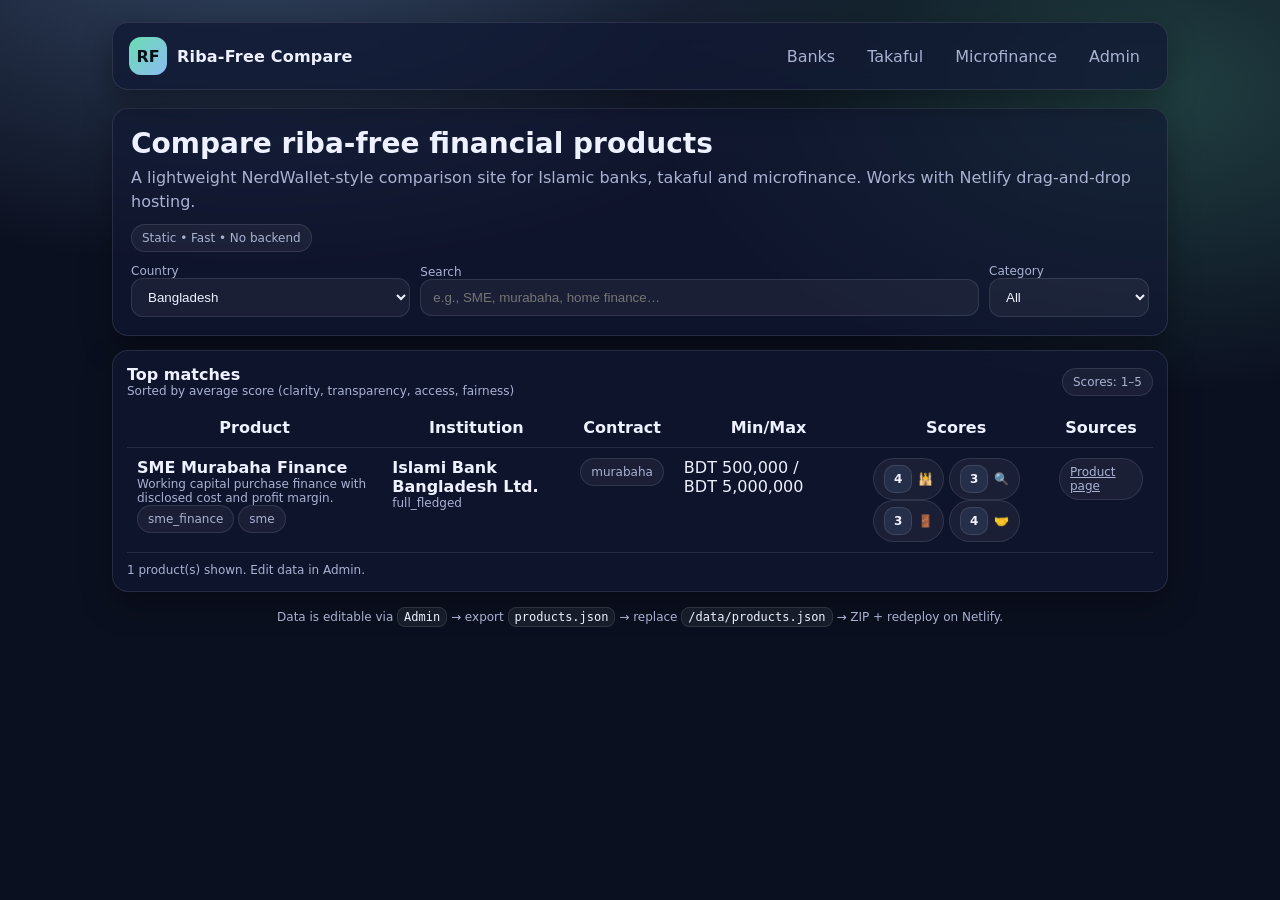
<file: index.html>
<!DOCTYPE html>
<html lang="en">
<head>
  <meta charset="UTF-8" />
  <meta name="viewport" content="width=device-width,initial-scale=1" />
  <title>Riba-Free Compare — Islamic Finance Comparison</title>
  <link rel="stylesheet" href="./css/main.css" />
</head>
<body>
  <div class="container">
    <div class="nav">
      <a class="brand" href="./index.html">
        <div class="logo">RF</div>
        <span>Riba-Free Compare</span>
      </a>
      <div class="links">
        <a class="link" href="./banks.html">Banks</a>
        <a class="link" href="./takaful.html">Takaful</a>
        <a class="link" href="./microfinance.html">Microfinance</a>
        <a class="link" href="./admin.html">Admin</a>
      </div>
    </div>

    <div class="hero">
      <div class="row" style="justify-content:space-between">
        <div>
          <h1 class="h1">Compare riba-free financial products</h1>
          <p class="p">A lightweight NerdWallet-style comparison site for Islamic banks, takaful and microfinance. Works with Netlify drag-and-drop hosting.</p>
        </div>
        <div class="badge">Static • Fast • No backend</div>
      </div>

      <div class="row" style="margin-top:12px">
        <div style="flex:1; min-width:220px">
          <div class="small">Country</div>
          <select id="country" class="input">
            <option value="bd">Bangladesh</option>
            <option value="tr">Turkey</option>
          </select>
        </div>
        <div style="flex:2; min-width:240px">
          <div class="small">Search</div>
          <input id="q" class="input" placeholder="e.g., SME, murabaha, home finance…" />
        </div>
        <div style="min-width:160px">
          <div class="small">Category</div>
          <select id="cat" class="input">
            <option value="all">All</option>
            <option value="savings">Savings</option>
            <option value="sme_finance">SME finance</option>
            <option value="home_finance">Home finance</option>
            <option value="agent_banking">Agent banking</option>
          </select>
        </div>
      </div>
    </div>

    <div class="card" style="margin-top:14px">
      <div class="row" style="justify-content:space-between">
        <div>
          <div style="font-weight:900">Top matches</div>
          <div class="small">Sorted by average score (clarity, transparency, access, fairness)</div>
        </div>
        <div class="row">
          <span class="badge">Scores: 1–5</span>
        </div>
      </div>

      <div style="overflow:auto; margin-top:10px">
        <table class="table" id="results">
          <thead>
            <tr>
              <th>Product</th>
              <th>Institution</th>
              <th>Contract</th>
              <th>Min/Max</th>
              <th>Scores</th>
              <th>Sources</th>
            </tr>
          </thead>
          <tbody></tbody>
        </table>
      </div>
      <div class="small" id="status" style="margin-top:10px"></div>
    </div>

    <div class="footer">
      Data is editable via <span class="kbd">Admin</span> → export <span class="kbd">products.json</span> → replace <span class="kbd">/data/products.json</span> → ZIP + redeploy on Netlify.
    </div>
  </div>

  <script type="module" src="./js/home.js"></script>
</body>
</html>
</file>
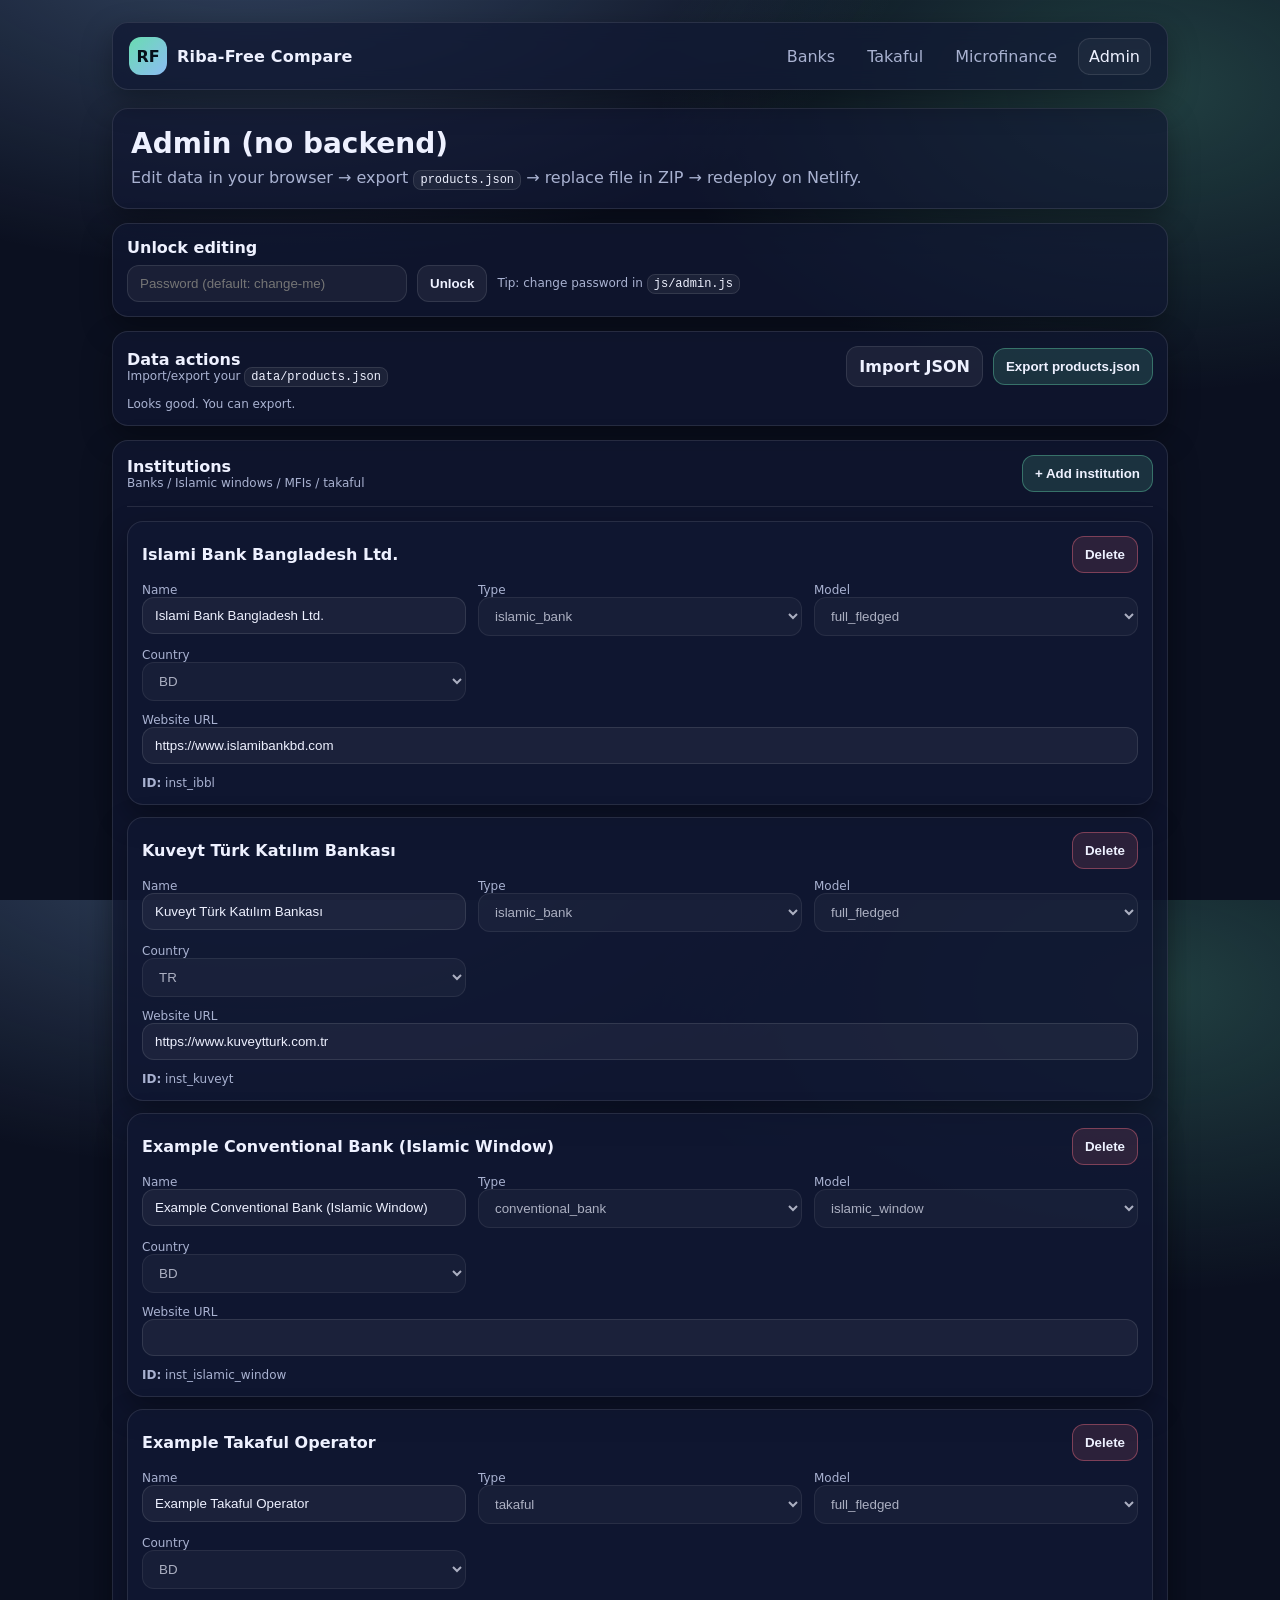
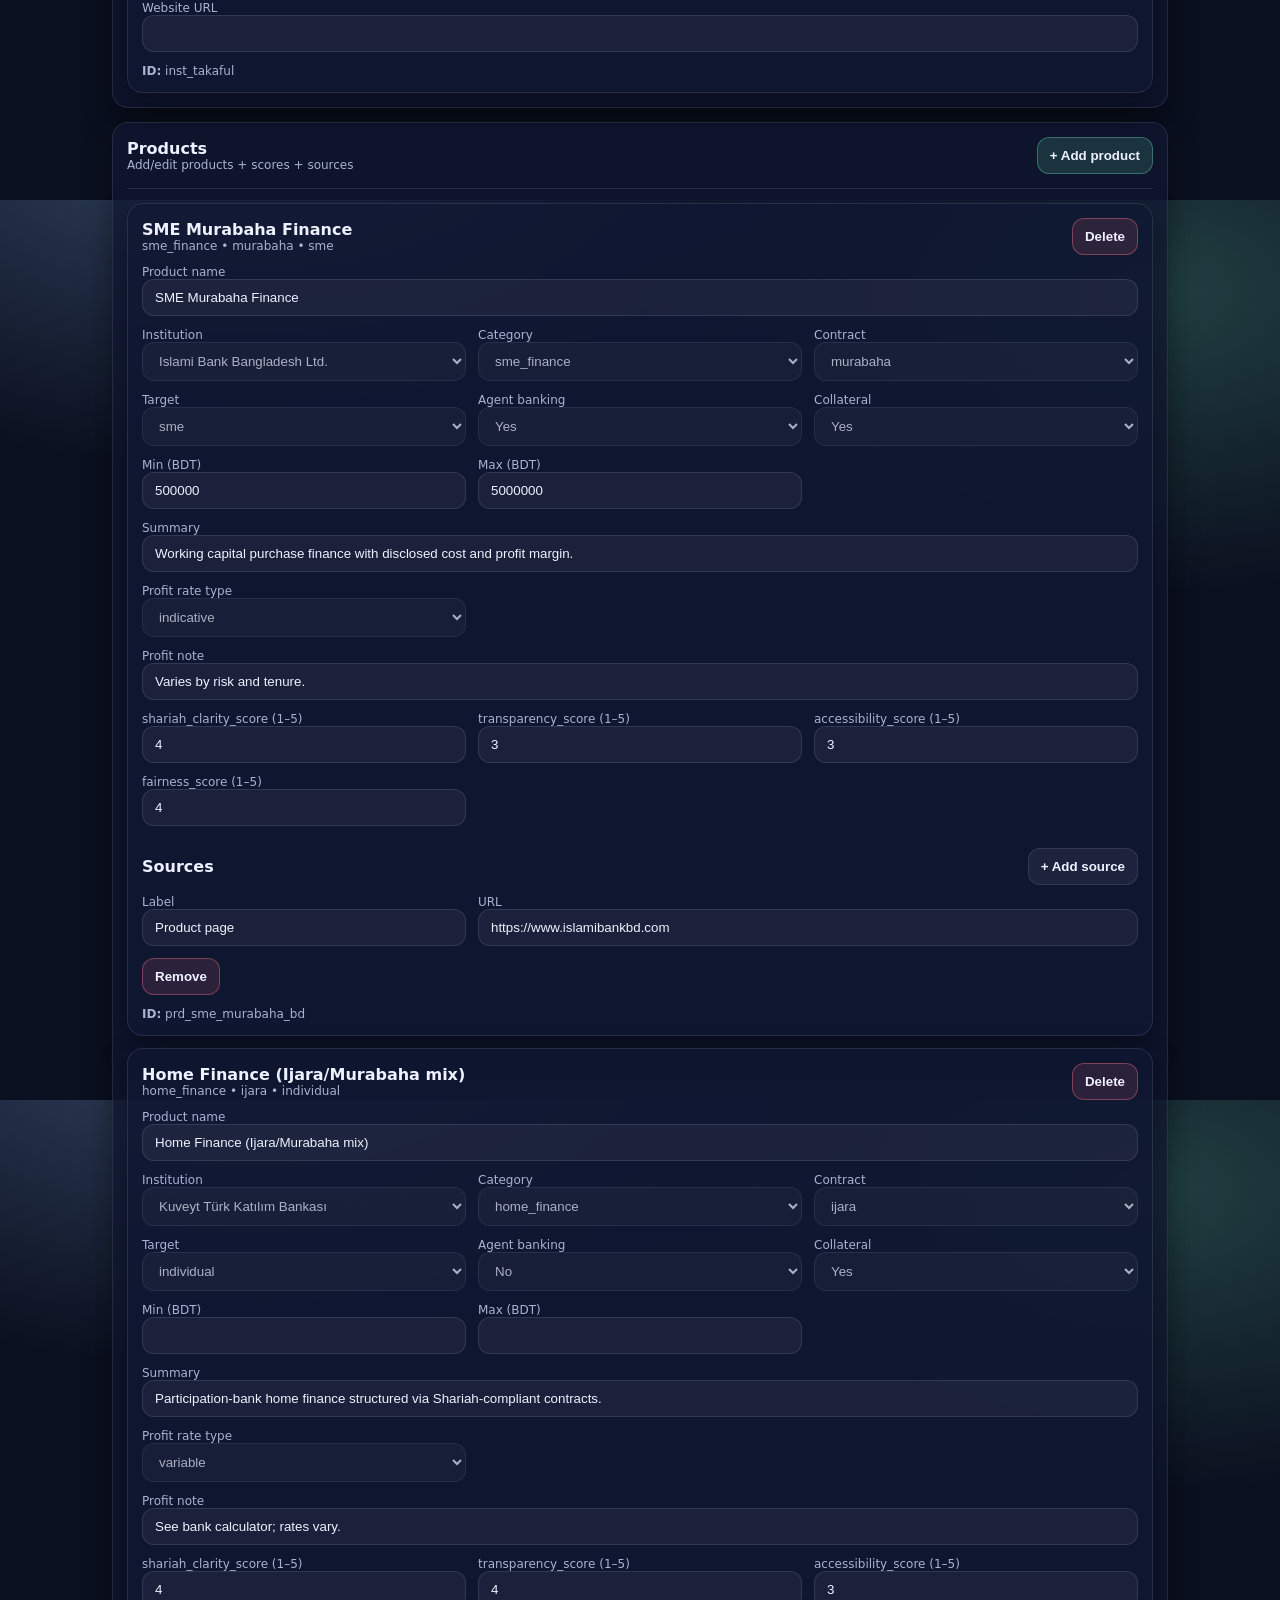
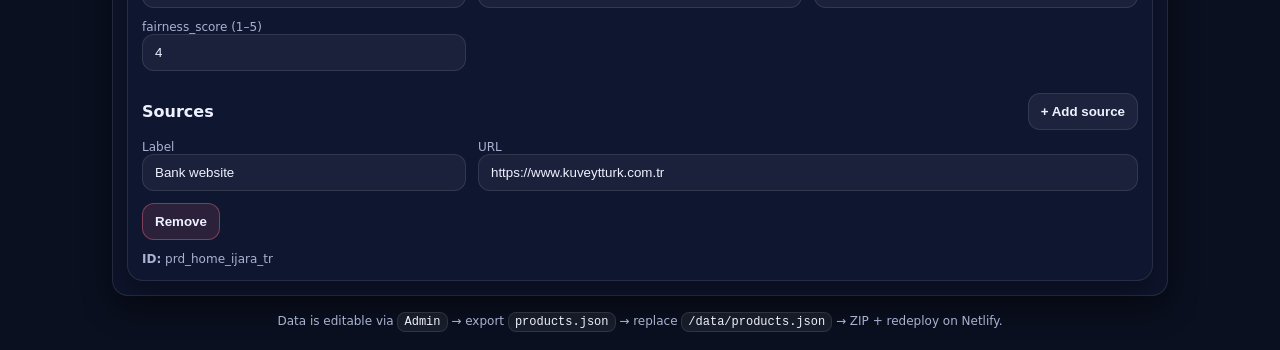
<file: admin.html>
<!DOCTYPE html>
<html lang="en">
<head>
  <meta charset="UTF-8" />
  <meta name="viewport" content="width=device-width,initial-scale=1" />
  <title>Admin — Riba-Free Compare</title>
  <link rel="stylesheet" href="./css/main.css" />
  <meta name="robots" content="noindex" />
</head>
<body>
  <div class="container">
    <div class="nav">
      <a class="brand" href="./index.html">
        <div class="logo">RF</div>
        <span>Riba-Free Compare</span>
      </a>
      <div class="links">
        <a class="link" href="./banks.html">Banks</a>
        <a class="link" href="./takaful.html">Takaful</a>
        <a class="link" href="./microfinance.html">Microfinance</a>
        <a class="link active" href="./admin.html">Admin</a>
      </div>
    </div>

    <div class="hero">
      <h1 class="h1">Admin (no backend)</h1>
      <p class="p">Edit data in your browser → export <span class="kbd">products.json</span> → replace file in ZIP → redeploy on Netlify.</p>
    </div>

    <div class="card" style="margin-top:14px">
      <div style="font-weight:900; margin-bottom:8px">Unlock editing</div>
      <div class="row">
        <input id="pass" class="input" type="password" placeholder="Password (default: change-me)" style="max-width:280px" />
        <button id="unlock" class="btn primary">Unlock</button>
        <span class="small">Tip: change password in <span class="kbd">js/admin.js</span></span>
      </div>
    </div>

    <div class="card" style="margin-top:14px">
      <div class="row" style="justify-content:space-between">
        <div>
          <div style="font-weight:900">Data actions</div>
          <div class="small">Import/export your <span class="kbd">data/products.json</span></div>
        </div>
        <div class="row">
          <label class="btn" style="cursor:pointer">
            Import JSON
            <input id="file" type="file" accept="application/json" style="display:none" />
          </label>
          <button id="export" class="btn primary" disabled>Export products.json</button>
        </div>
      </div>
      <div class="small" id="val" style="margin-top:10px"></div>
    </div>

    <div class="card" style="margin-top:14px">
      <div class="row" style="justify-content:space-between">
        <div>
          <div style="font-weight:900">Institutions</div>
          <div class="small">Banks / Islamic windows / MFIs / takaful</div>
        </div>
        <button id="addInst" class="btn primary" disabled>+ Add institution</button>
      </div>
      <hr />
      <div id="institutions" class="grid"></div>
    </div>

    <div class="card" style="margin-top:14px">
      <div class="row" style="justify-content:space-between">
        <div>
          <div style="font-weight:900">Products</div>
          <div class="small">Add/edit products + scores + sources</div>
        </div>
        <button id="addProd" class="btn primary" disabled>+ Add product</button>
      </div>
      <hr />
      <div id="products" class="grid"></div>
    </div>

    <div class="footer">
      Data is editable via <span class="kbd">Admin</span> → export <span class="kbd">products.json</span> → replace <span class="kbd">/data/products.json</span> → ZIP + redeploy on Netlify.
    </div>
  </div>

  <script type="module" src="./js/admin.js"></script>
</body>
</html>
</file>
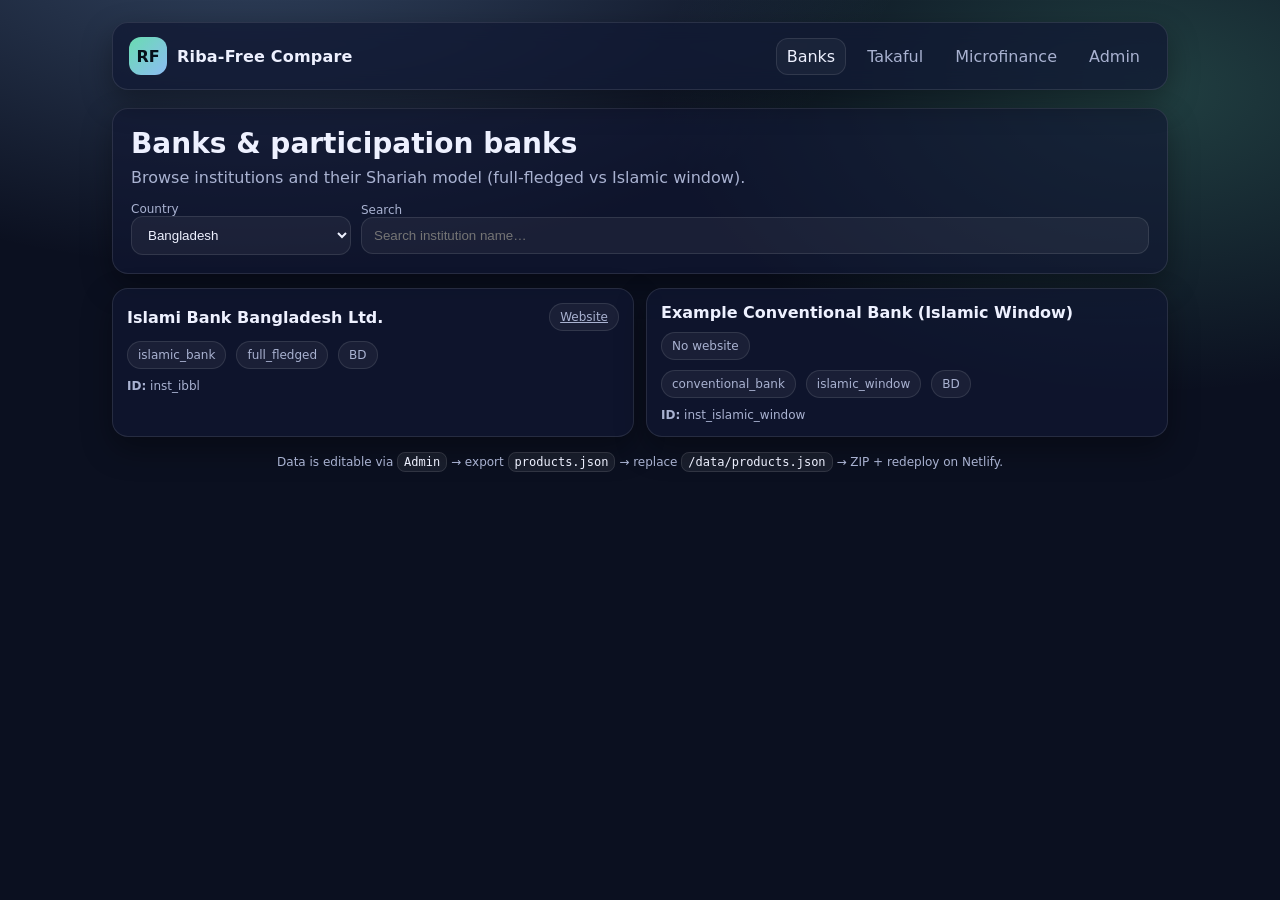
<file: banks.html>
<!DOCTYPE html>
<html lang="en">
<head>
  <meta charset="UTF-8" />
  <meta name="viewport" content="width=device-width,initial-scale=1" />
  <title>Banks — Riba-Free Compare</title>
  <link rel="stylesheet" href="./css/main.css" />
</head>
<body>
  <div class="container">
    <div class="nav">
      <a class="brand" href="./index.html">
        <div class="logo">RF</div>
        <span>Riba-Free Compare</span>
      </a>
      <div class="links">
        <a class="link active" href="./banks.html">Banks</a>
        <a class="link" href="./takaful.html">Takaful</a>
        <a class="link" href="./microfinance.html">Microfinance</a>
        <a class="link" href="./admin.html">Admin</a>
      </div>
    </div>

    <div class="hero">
      <h1 class="h1">Banks & participation banks</h1>
      <p class="p">Browse institutions and their Shariah model (full-fledged vs Islamic window).</p>
      <div class="row" style="margin-top:12px">
        <div style="min-width:220px">
          <div class="small">Country</div>
          <select id="country" class="input">
            <option value="bd">Bangladesh</option>
            <option value="tr">Turkey</option>
          </select>
        </div>
        <div style="flex:1; min-width:240px">
          <div class="small">Search</div>
          <input id="q" class="input" placeholder="Search institution name…" />
        </div>
      </div>
    </div>

    <div class="grid cols-2" id="cards" style="margin-top:14px"></div>

    <div class="footer">
      Data is editable via <span class="kbd">Admin</span> → export <span class="kbd">products.json</span> → replace <span class="kbd">/data/products.json</span> → ZIP + redeploy on Netlify.
    </div>
  </div>

  <script type="module" src="./js/banks.js"></script>
</body>
</html>
</file>
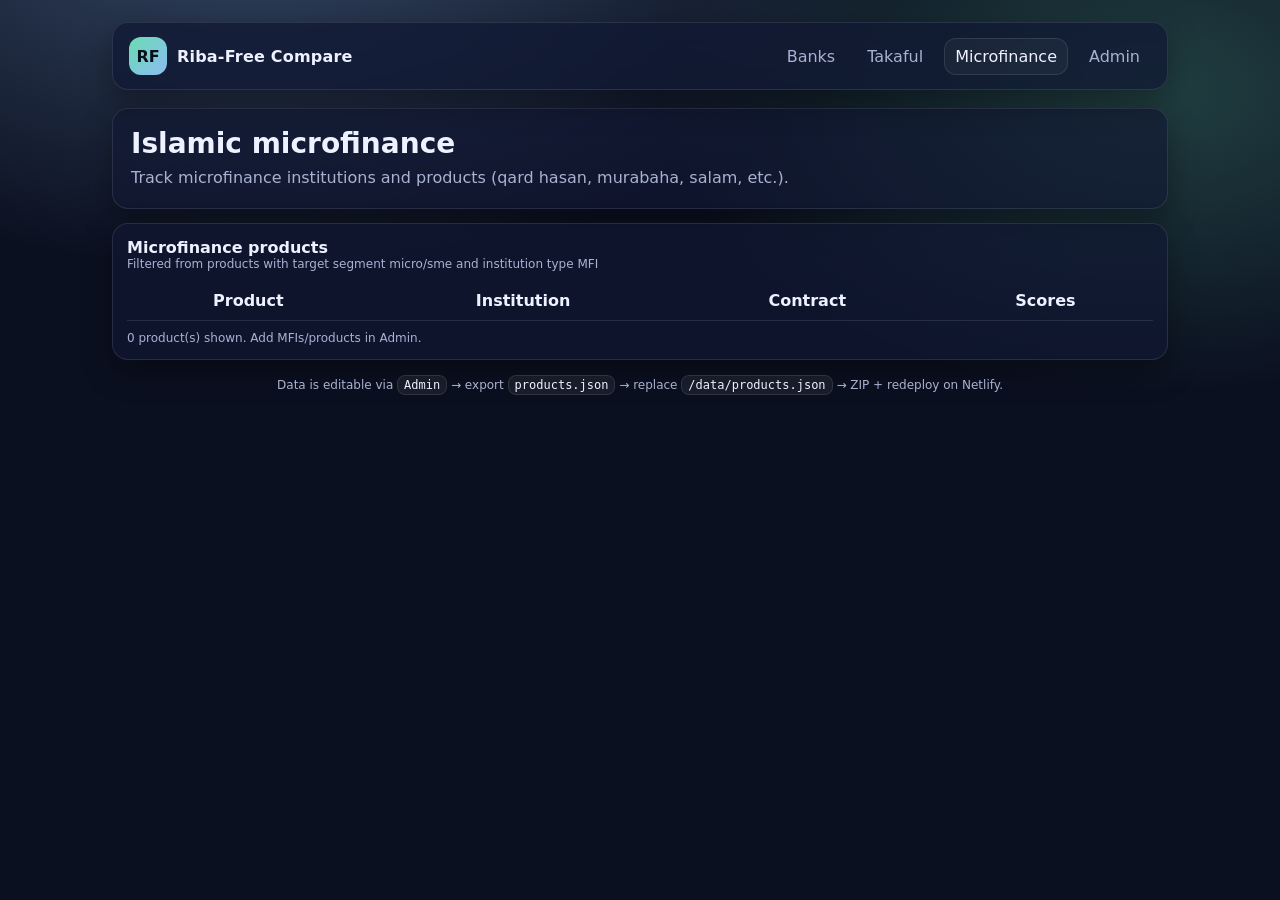
<file: microfinance.html>
<!DOCTYPE html>
<html lang="en">
<head>
  <meta charset="UTF-8" />
  <meta name="viewport" content="width=device-width,initial-scale=1" />
  <title>Microfinance — Riba-Free Compare</title>
  <link rel="stylesheet" href="./css/main.css" />
</head>
<body>
  <div class="container">
    <div class="nav">
      <a class="brand" href="./index.html">
        <div class="logo">RF</div>
        <span>Riba-Free Compare</span>
      </a>
      <div class="links">
        <a class="link" href="./banks.html">Banks</a>
        <a class="link" href="./takaful.html">Takaful</a>
        <a class="link active" href="./microfinance.html">Microfinance</a>
        <a class="link" href="./admin.html">Admin</a>
      </div>
    </div>

    <div class="hero">
      <h1 class="h1">Islamic microfinance</h1>
      <p class="p">Track microfinance institutions and products (qard hasan, murabaha, salam, etc.).</p>
    </div>

    <div class="card" style="margin-top:14px">
      <div style="font-weight:900">Microfinance products</div>
      <div class="small">Filtered from products with target segment micro/sme and institution type MFI</div>
      <div style="overflow:auto; margin-top:10px">
        <table class="table" id="results">
          <thead>
            <tr>
              <th>Product</th>
              <th>Institution</th>
              <th>Contract</th>
              <th>Scores</th>
            </tr>
          </thead>
          <tbody></tbody>
        </table>
      </div>
      <div class="small" id="status" style="margin-top:10px"></div>
    </div>

    <div class="footer">
      Data is editable via <span class="kbd">Admin</span> → export <span class="kbd">products.json</span> → replace <span class="kbd">/data/products.json</span> → ZIP + redeploy on Netlify.
    </div>
  </div>

  <script type="module" src="./js/micro.js"></script>
</body>
</html>
</file>
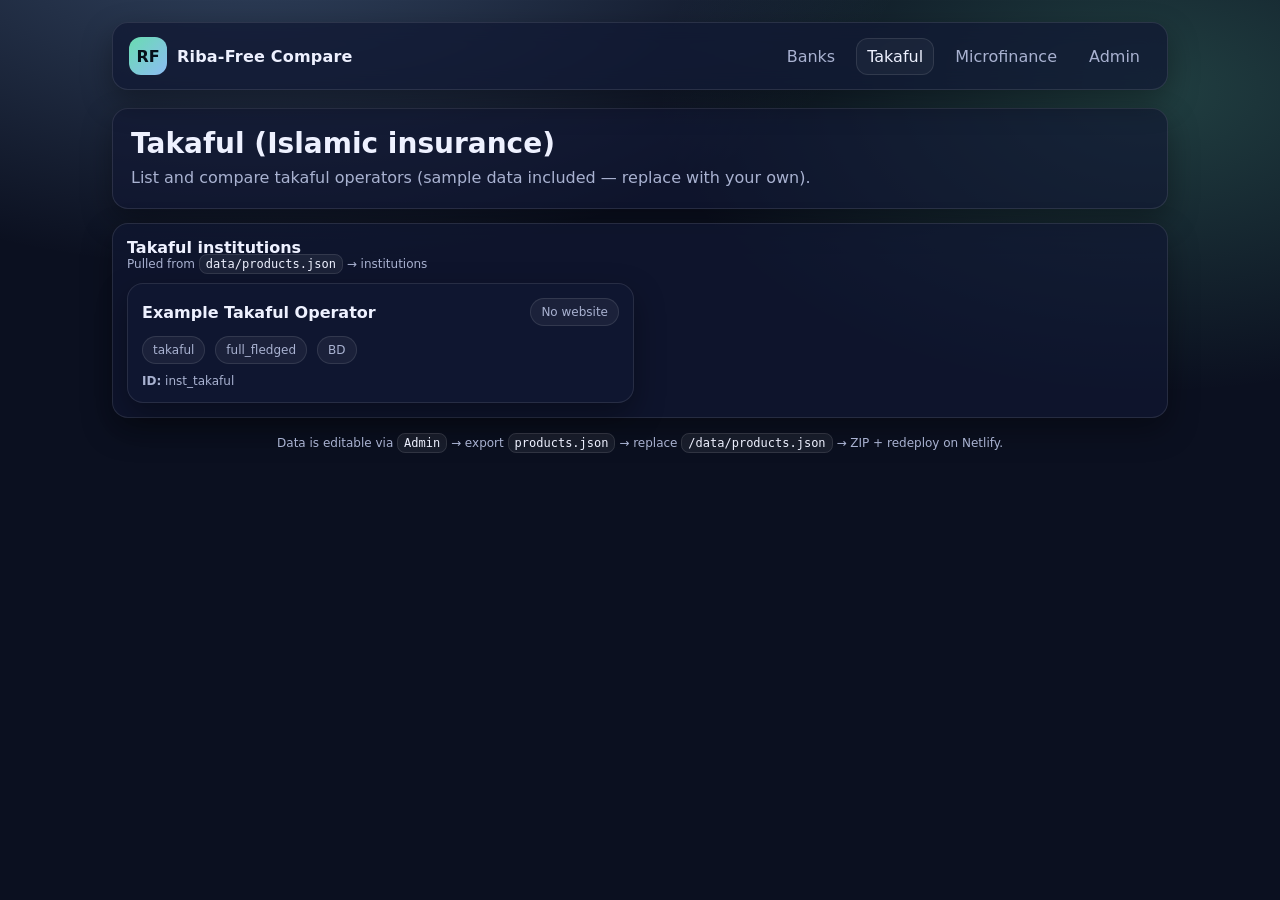
<file: takaful.html>
<!DOCTYPE html>
<html lang="en">
<head>
  <meta charset="UTF-8" />
  <meta name="viewport" content="width=device-width,initial-scale=1" />
  <title>Takaful — Riba-Free Compare</title>
  <link rel="stylesheet" href="./css/main.css" />
</head>
<body>
  <div class="container">
    <div class="nav">
      <a class="brand" href="./index.html">
        <div class="logo">RF</div>
        <span>Riba-Free Compare</span>
      </a>
      <div class="links">
        <a class="link" href="./banks.html">Banks</a>
        <a class="link active" href="./takaful.html">Takaful</a>
        <a class="link" href="./microfinance.html">Microfinance</a>
        <a class="link" href="./admin.html">Admin</a>
      </div>
    </div>

    <div class="hero">
      <h1 class="h1">Takaful (Islamic insurance)</h1>
      <p class="p">List and compare takaful operators (sample data included — replace with your own).</p>
    </div>

    <div class="card" style="margin-top:14px">
      <div style="font-weight:900">Takaful institutions</div>
      <div class="small">Pulled from <span class="kbd">data/products.json</span> → institutions</div>
      <div class="grid cols-2" id="cards" style="margin-top:12px"></div>
    </div>

    <div class="footer">
      Data is editable via <span class="kbd">Admin</span> → export <span class="kbd">products.json</span> → replace <span class="kbd">/data/products.json</span> → ZIP + redeploy on Netlify.
    </div>
  </div>

  <script type="module" src="./js/takaful.js"></script>
</body>
</html>
</file>
<file: css/main.css>
:root{
  --bg:#0b1020;
  --card:#111833;
  --muted:#a9b2d1;
  --text:#eef1ff;
  --accent:#6ee7b7;
  --accent2:#93c5fd;
  --danger:#fb7185;
  --border:rgba(255,255,255,.10);
  --shadow:0 12px 30px rgba(0,0,0,.35);
  --radius:16px;
}
*{box-sizing:border-box}
html,body{height:100%}
body{
  margin:0;
  font-family: ui-sans-serif, system-ui, -apple-system, Segoe UI, Roboto, Arial, "Apple Color Emoji","Segoe UI Emoji";
  background: radial-gradient(1100px 600px at 20% -10%, rgba(147,197,253,.30), transparent 60%),
              radial-gradient(900px 550px at 90% 10%, rgba(110,231,183,.22), transparent 55%),
              var(--bg);
  color:var(--text);
}
a{color:inherit}
.container{max-width:1100px;margin:0 auto;padding:22px}
.nav{
  display:flex; gap:12px; align-items:center; justify-content:space-between;
  padding:14px 16px; border:1px solid var(--border); border-radius:var(--radius);
  background: rgba(17,24,51,.75); backdrop-filter: blur(10px);
  box-shadow: var(--shadow);
}
.brand{display:flex; gap:10px; align-items:center; text-decoration:none}
.logo{
  width:38px;height:38px;border-radius:12px;
  background: linear-gradient(135deg, rgba(110,231,183,.95), rgba(147,197,253,.95));
  display:grid; place-items:center; color:#06101a; font-weight:900;
}
.brand span{font-weight:800; letter-spacing:.2px}
.links{display:flex; gap:10px; flex-wrap:wrap}
.link{
  text-decoration:none; padding:8px 10px; border-radius:12px;
  border:1px solid transparent;
  color: var(--muted);
}
.link.active, .link:hover{border-color:var(--border); color:var(--text); background: rgba(255,255,255,.04)}
.hero{margin-top:18px; padding:18px; border:1px solid var(--border); border-radius:var(--radius);
  background: rgba(17,24,51,.65); box-shadow: var(--shadow);
}
.h1{margin:0 0 6px 0; font-size:28px}
.p{margin:0;color:var(--muted); line-height:1.5}
.row{display:flex; gap:10px; align-items:center; flex-wrap:wrap}
.card{
  border:1px solid var(--border); border-radius:var(--radius);
  background: rgba(17,24,51,.70); box-shadow: var(--shadow);
  padding:14px;
}
.grid{display:grid; gap:12px}
@media(min-width:900px){ .grid.cols-3{grid-template-columns:repeat(3,1fr)} }
@media(min-width:700px){ .grid.cols-2{grid-template-columns:repeat(2,1fr)} }

.input, select, textarea{
  width:100%;
  padding:10px 12px;
  border-radius:12px;
  border:1px solid var(--border);
  background: rgba(255,255,255,.05);
  color:var(--text);
  outline:none;
}
.input:focus, select:focus, textarea:focus{border-color: rgba(147,197,253,.6)}
.btn{
  border:1px solid var(--border);
  background: rgba(255,255,255,.06);
  color:var(--text);
  padding:10px 12px;
  border-radius:12px;
  cursor:pointer;
  font-weight:700;
}
.btn:hover{background: rgba(255,255,255,.10)}
.btn.primary{border-color:rgba(110,231,183,.35); background: rgba(110,231,183,.14)}
.btn.danger{border-color: rgba(251,113,133,.40); background: rgba(251,113,133,.12)}
.small{color:var(--muted); font-size:12px}
hr{border:none; border-top:1px solid var(--border); margin:14px 0}
.table{width:100%; border-collapse:collapse}
.table th, .table td{padding:10px; border-bottom:1px solid var(--border); vertical-align:top}
.badge{
  display:inline-flex; align-items:center; gap:6px;
  padding:6px 10px; border-radius:999px; border:1px solid var(--border);
  background: rgba(255,255,255,.05);
  color:var(--muted);
  font-size:12px;
}
.score{
  display:inline-grid; place-items:center;
  width:28px;height:28px;border-radius:10px;
  border:1px solid var(--border);
  background: rgba(147,197,253,.10);
  color:var(--text);
  font-weight:900;
}
.footer{margin:18px 0 0 0; text-align:center; color:var(--muted); font-size:12px}
.kbd{font-family: ui-monospace, SFMono-Regular, Menlo, Consolas, monospace; font-size:12px;
  padding:2px 6px;border-radius:8px;border:1px solid var(--border); background: rgba(255,255,255,.06); color:var(--text);}
</file>
